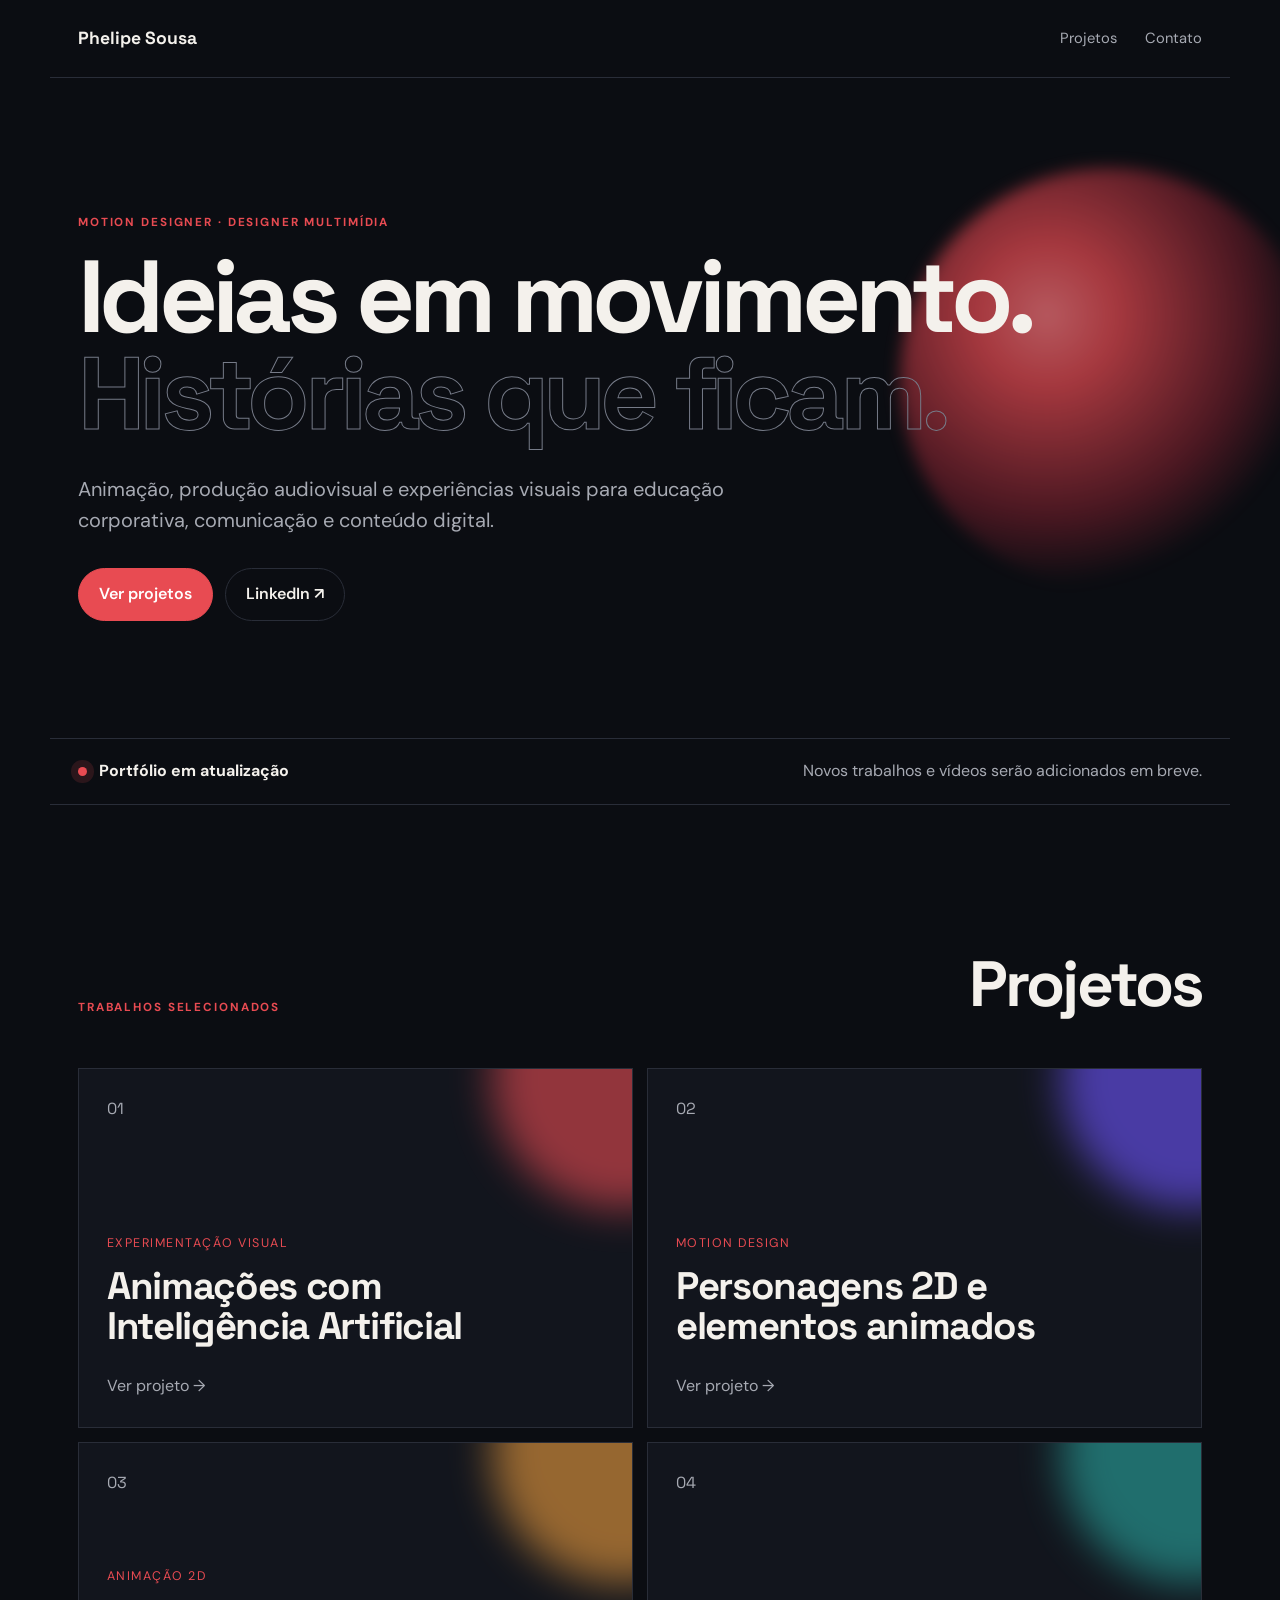
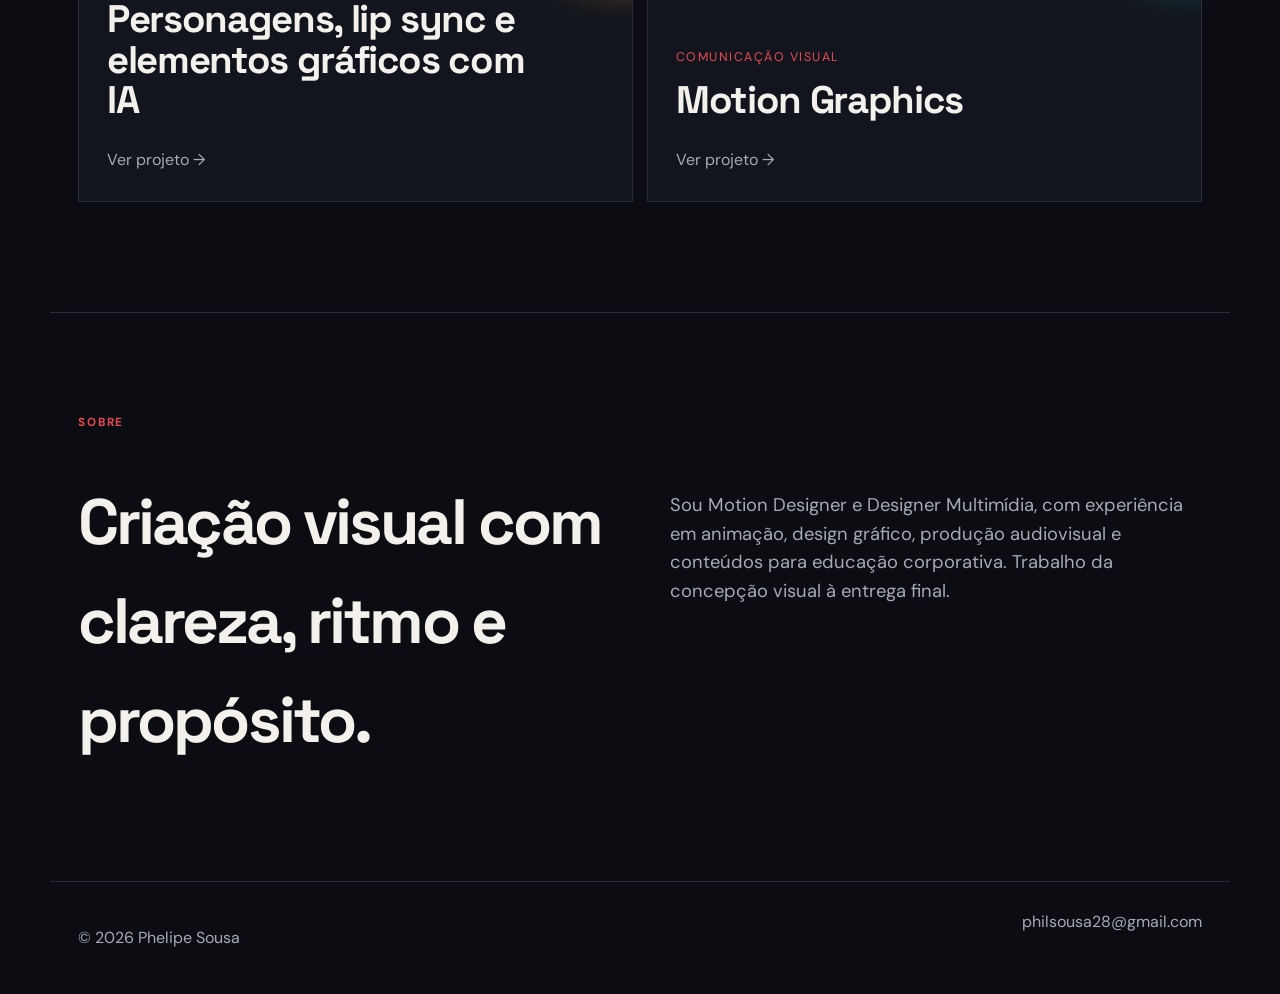
<file: index.html>
<!doctype html><html lang="pt-BR"><head><meta charset="utf-8"><meta name="viewport" content="width=device-width,initial-scale=1"><meta name="description" content="Portfólio de Phelipe Sousa — Motion Designer e Designer Multimídia."><title>Phelipe Sousa — Portfólio</title><link rel="stylesheet" href="assets/style.css"></head><body>
<header class="nav"><a class="brand" href="index.html">Phelipe Sousa</a><nav><a href="#projetos">Projetos</a><a href="mailto:philsousa28@gmail.com">Contato</a></nav></header>
<main><section class="hero"><p class="eyebrow">Motion Designer · Designer Multimídia</p><h1>Ideias em movimento.<br><span>Histórias que ficam.</span></h1><p class="intro">Animação, produção audiovisual e experiências visuais para educação corporativa, comunicação e conteúdo digital.</p><div class="actions"><a class="button primary" href="#projetos">Ver projetos</a><a class="button" href="https://www.linkedin.com/in/philsousa/" target="_blank" rel="noreferrer">LinkedIn ↗</a></div><div class="orb" aria-hidden="true"></div></section>
<section class="notice"><span class="pulse"></span><strong>Portfólio em atualização</strong><p>Novos trabalhos e vídeos serão adicionados em breve.</p></section>
<section id="projetos" class="projects"><div class="section-head"><p class="eyebrow">Trabalhos selecionados</p><h2>Projetos</h2></div><div class="grid">
<a class="card c1" href="projeto-01.html"><span class="number">01</span><div><p>Experimentação visual</p><h3>Animações com Inteligência Artificial</h3><span class="view">Ver projeto →</span></div></a>
<a class="card c2" href="projeto-02.html"><span class="number">02</span><div><p>Motion Design</p><h3>Personagens 2D e elementos animados</h3><span class="view">Ver projeto →</span></div></a>
<a class="card c3" href="projeto-03.html"><span class="number">03</span><div><p>Animação 2D</p><h3>Personagens, lip sync e elementos gráficos com IA</h3><span class="view">Ver projeto →</span></div></a>
<a class="card c4" href="projeto-04.html"><span class="number">04</span><div><p>Comunicação visual</p><h3>Motion Graphics</h3><span class="view">Ver projeto →</span></div></a>
</div></section>
<section class="about"><p class="eyebrow">Sobre</p><h2>Criação visual com clareza, ritmo e propósito.</h2><p>Sou Motion Designer e Designer Multimídia, com experiência em animação, design gráfico, produção audiovisual e conteúdos para educação corporativa. Trabalho da concepção visual à entrega final.</p></section></main>
<footer><p>© 2026 Phelipe Sousa</p><a href="mailto:philsousa28@gmail.com">philsousa28@gmail.com</a></footer><script src="assets/site.js"></script></body></html>
</file>
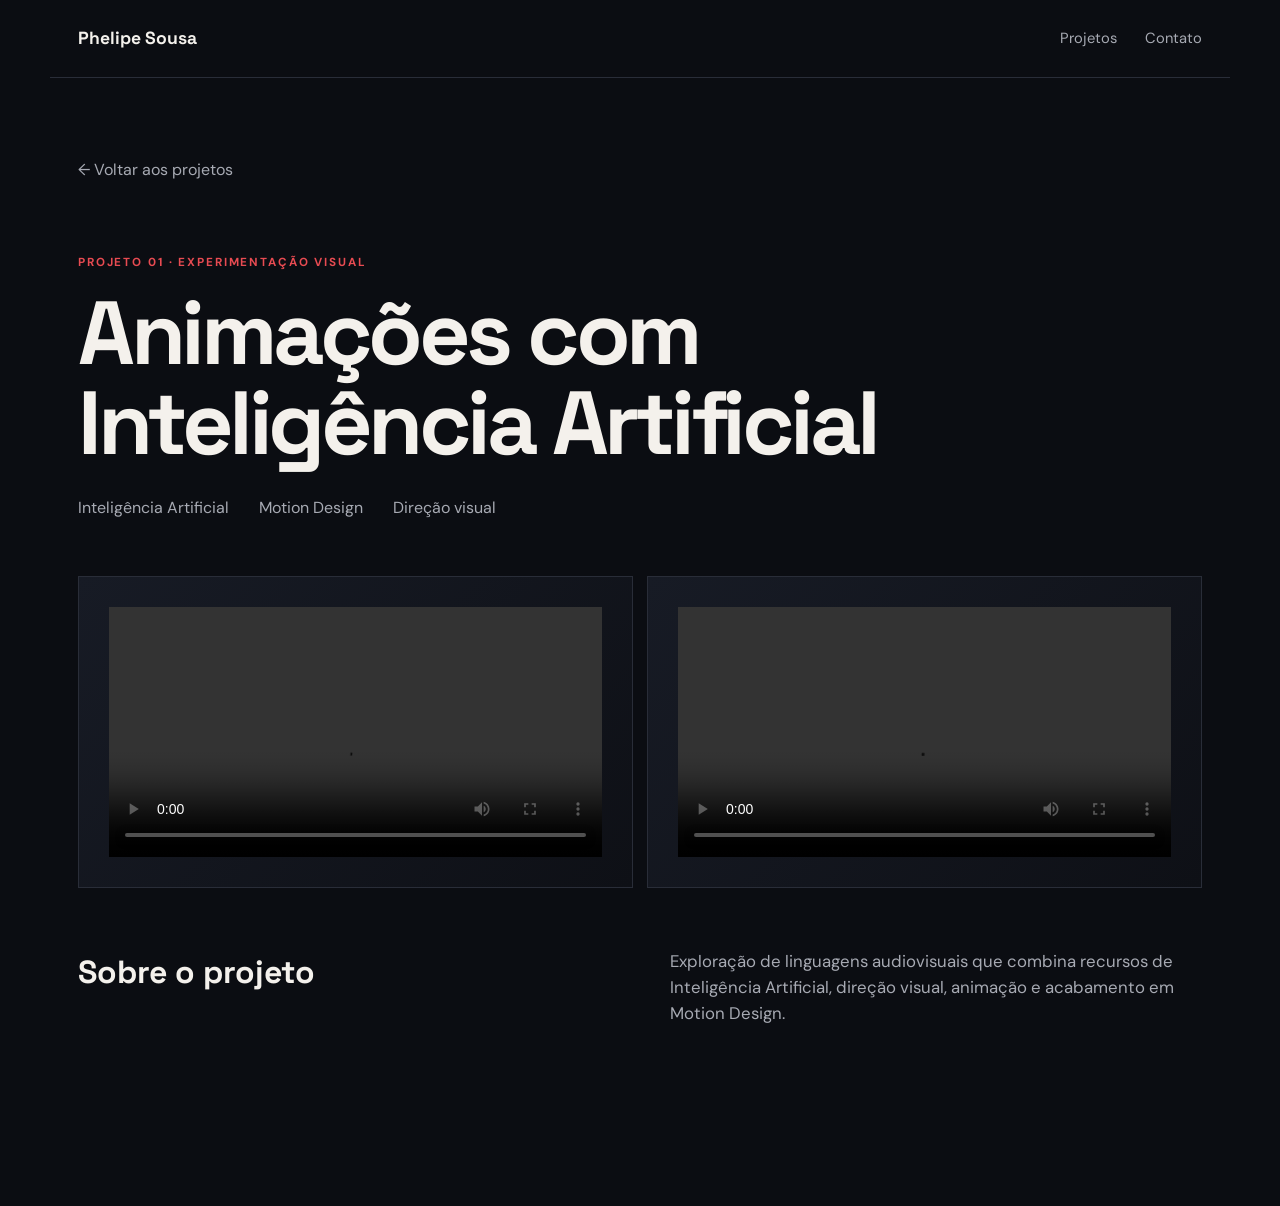
<file: projeto-01.html>
<!doctype html><html lang="pt-BR"><head><meta charset="utf-8"><meta name="viewport" content="width=device-width,initial-scale=1"><title>Animações com Inteligência Artificial — Phelipe Sousa</title><link rel="stylesheet" href="assets/style.css"><link rel="stylesheet" href="assets/video-gallery.css"></head><body><header class="nav"><a class="brand" href="index.html">Phelipe Sousa</a><nav><a href="index.html#projetos">Projetos</a><a href="mailto:philsousa28@gmail.com">Contato</a></nav></header><main class="project-main"><a class="back" href="index.html#projetos">← Voltar aos projetos</a><section class="project-hero"><p class="eyebrow">Projeto 01 · Experimentação visual</p><h1>Animações com Inteligência Artificial</h1><div class="project-meta"><span>Inteligência Artificial</span><span>Motion Design</span><span>Direção visual</span></div></section><section class="video-gallery"><div class="video-shell" data-video="assets/videos/projeto-01-01.mp4"><div><div class="placeholder-mark">▶</div><p>Vídeo 01</p></div></div><div class="video-shell" data-video="assets/videos/projeto-01-02.mp4"><div><div class="placeholder-mark">▶</div><p>Vídeo 02</p></div></div></section><section class="project-copy"><h2>Sobre o projeto</h2><p>Exploração de linguagens audiovisuais que combina recursos de Inteligência Artificial, direção visual, animação e acabamento em Motion Design.</p></section></main><script src="assets/site.js"></script></body></html>
</file>
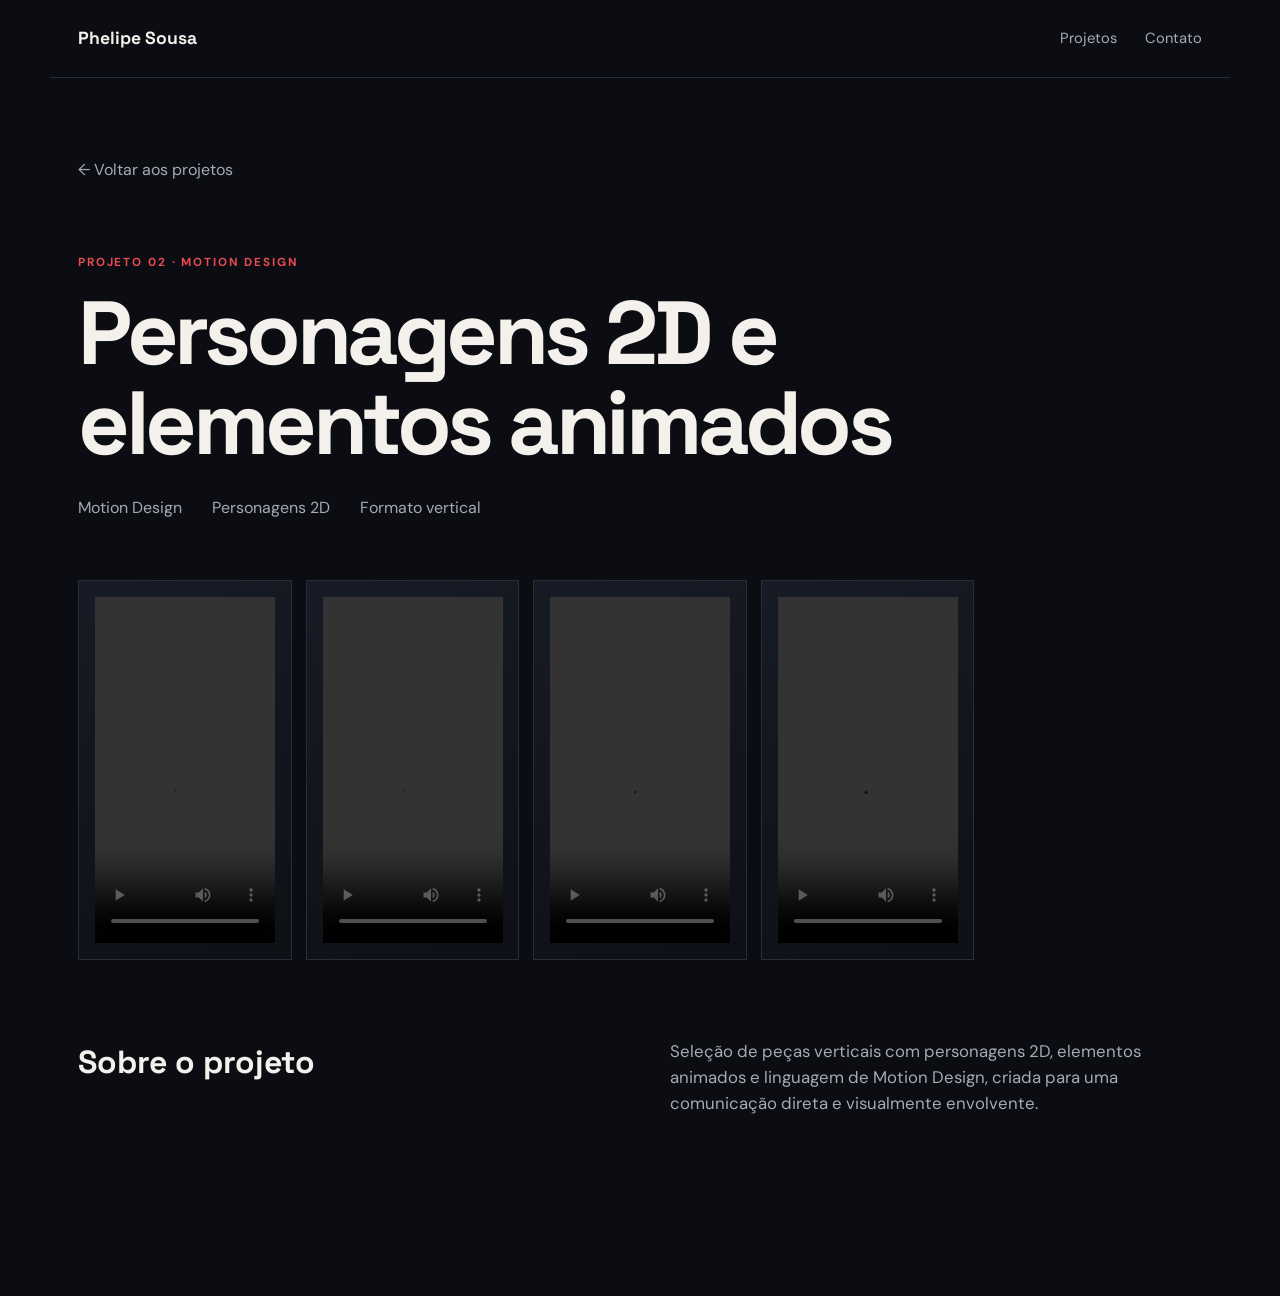
<file: projeto-02.html>
<!doctype html><html lang="pt-BR"><head><meta charset="utf-8"><meta name="viewport" content="width=device-width,initial-scale=1"><title>Personagens 2D e Elementos Animados — Phelipe Sousa</title><link rel="stylesheet" href="assets/style.css"><link rel="stylesheet" href="assets/gallery.css"></head><body><header class="nav"><a class="brand" href="index.html">Phelipe Sousa</a><nav><a href="index.html#projetos">Projetos</a><a href="mailto:philsousa28@gmail.com">Contato</a></nav></header><main class="project-main"><a class="back" href="index.html#projetos">← Voltar aos projetos</a><section class="project-hero"><p class="eyebrow">Projeto 02 · Motion Design</p><h1>Personagens 2D e elementos animados</h1><div class="project-meta"><span>Motion Design</span><span>Personagens 2D</span><span>Formato vertical</span></div></section><section class="vertical-gallery" aria-label="Galeria de vídeos verticais"><div class="vertical-video" data-video="assets/videos/projeto-02-01.mp4"><div><div class="placeholder-mark">▶</div><p>Vídeo 01</p></div></div><div class="vertical-video" data-video="assets/videos/projeto-02-02.mp4"><div><div class="placeholder-mark">▶</div><p>Vídeo 02</p></div></div><div class="vertical-video" data-video="assets/videos/projeto-02-03.mp4"><div><div class="placeholder-mark">▶</div><p>Vídeo 03</p></div></div><div class="vertical-video" data-video="assets/videos/projeto-02-04.mp4"><div><div class="placeholder-mark">▶</div><p>Vídeo 04</p></div></div></section><section class="project-copy"><h2>Sobre o projeto</h2><p>Seleção de peças verticais com personagens 2D, elementos animados e linguagem de Motion Design, criada para uma comunicação direta e visualmente envolvente.</p></section></main><script src="assets/site.js"></script></body></html>
</file>
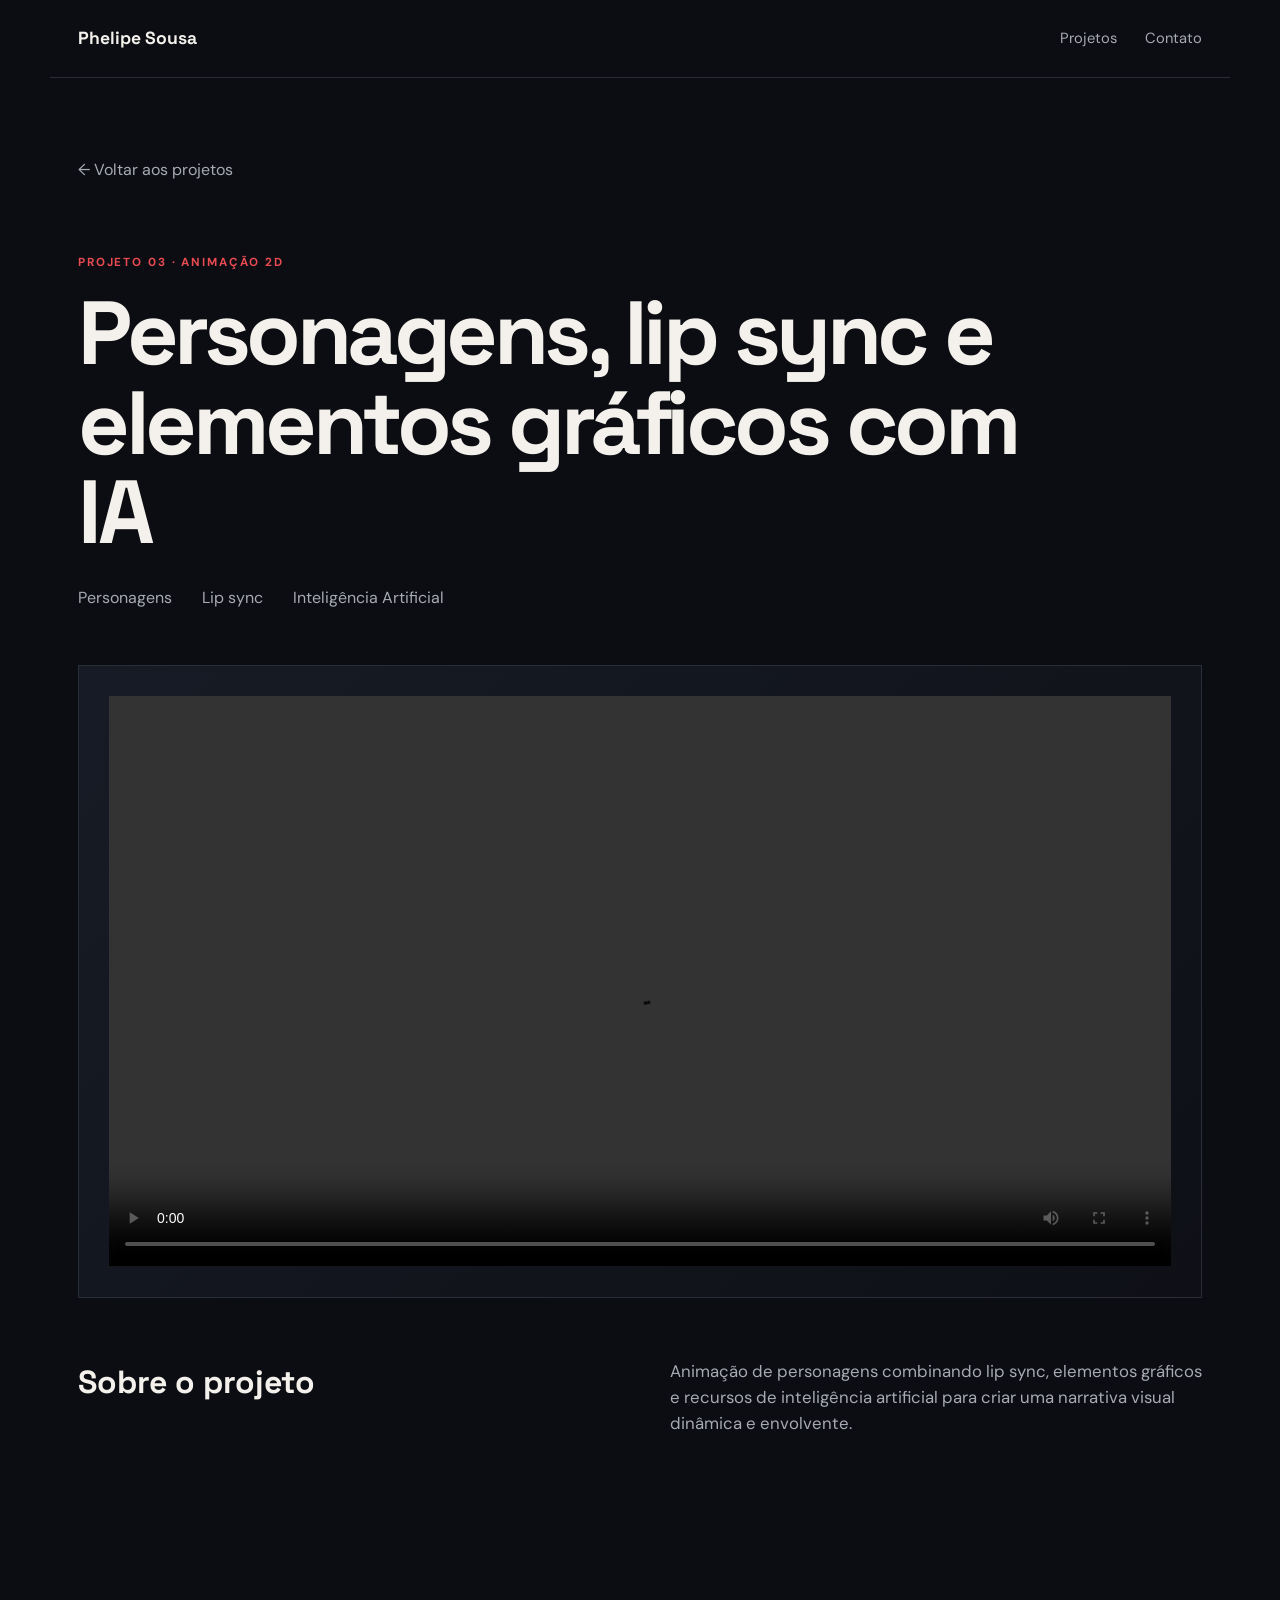
<file: projeto-03.html>
<!doctype html><html lang="pt-BR"><head><meta charset="utf-8"><meta name="viewport" content="width=device-width,initial-scale=1"><title>Animação de personagens, lip sync e elementos gráficos com IA — Phelipe Sousa</title><link rel="stylesheet" href="assets/style.css"></head><body><header class="nav"><a class="brand" href="index.html">Phelipe Sousa</a><nav><a href="index.html#projetos">Projetos</a><a href="mailto:philsousa28@gmail.com">Contato</a></nav></header><main class="project-main"><a class="back" href="index.html#projetos">← Voltar aos projetos</a><section class="project-hero"><p class="eyebrow">Projeto 03 · Animação 2D</p><h1>Personagens, lip sync e elementos gráficos com IA</h1><div class="project-meta"><span>Personagens</span><span>Lip sync</span><span>Inteligência Artificial</span></div></section><section class="video-shell" data-video="assets/videos/projeto-03.mp4"><div><div class="placeholder-mark">▶</div><h2>Projeto em atualização</h2><p>O vídeo deste trabalho será publicado em breve.</p></div></section><section class="project-copy"><h2>Sobre o projeto</h2><p>Animação de personagens combinando lip sync, elementos gráficos e recursos de inteligência artificial para criar uma narrativa visual dinâmica e envolvente.</p></section></main><script src="assets/site.js"></script></body></html>
</file>
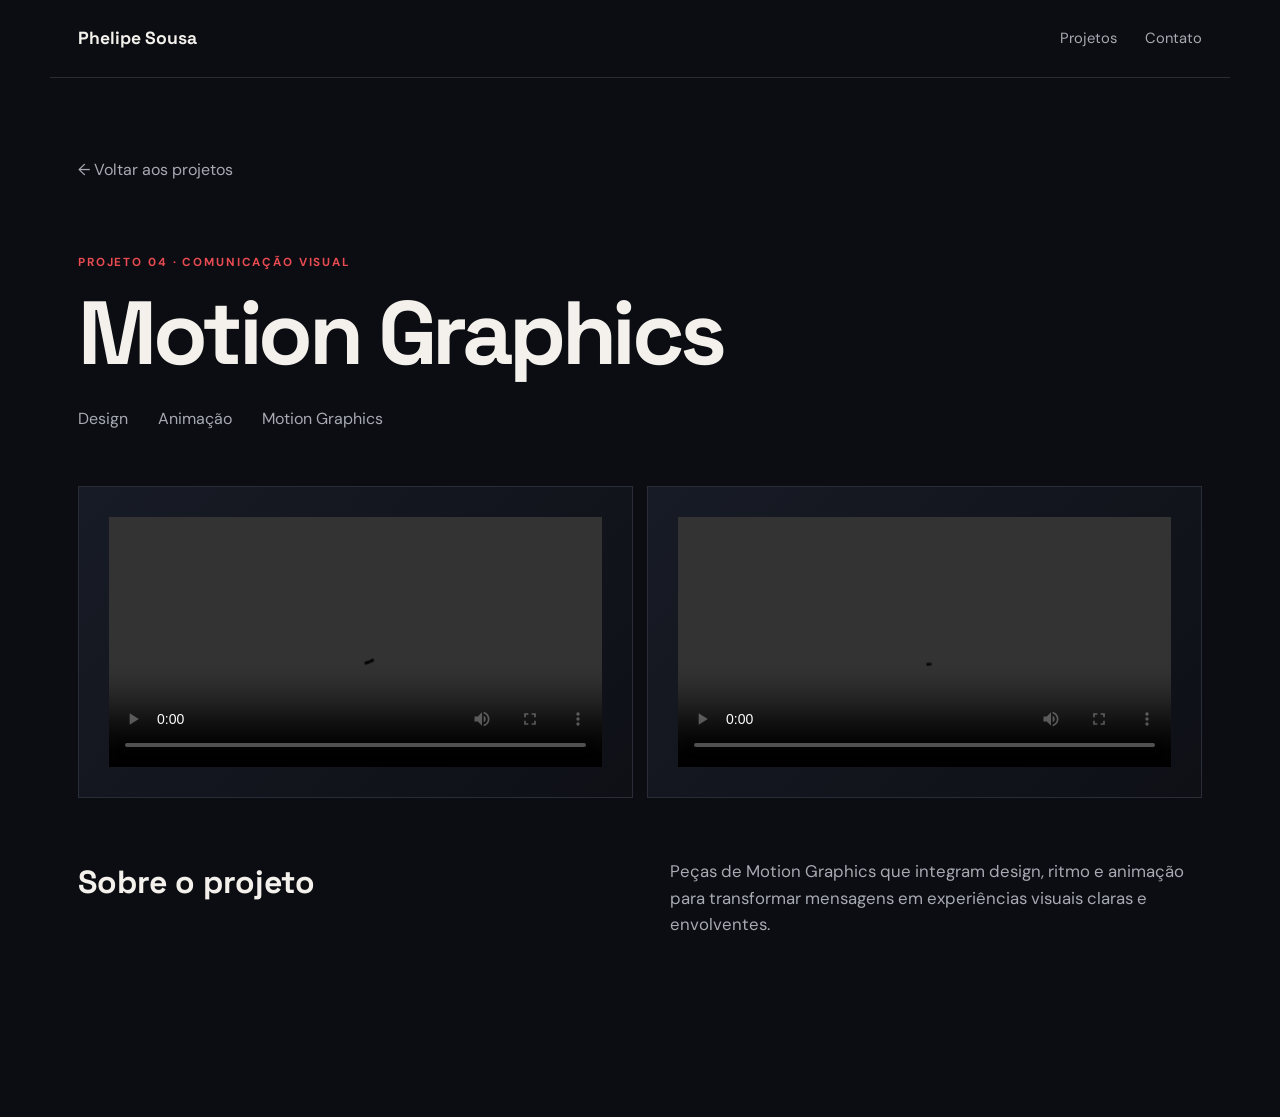
<file: projeto-04.html>
<!doctype html><html lang="pt-BR"><head><meta charset="utf-8"><meta name="viewport" content="width=device-width,initial-scale=1"><title>Motion Graphics — Phelipe Sousa</title><link rel="stylesheet" href="assets/style.css"><link rel="stylesheet" href="assets/video-gallery.css"></head><body><header class="nav"><a class="brand" href="index.html">Phelipe Sousa</a><nav><a href="index.html#projetos">Projetos</a><a href="mailto:philsousa28@gmail.com">Contato</a></nav></header><main class="project-main"><a class="back" href="index.html#projetos">← Voltar aos projetos</a><section class="project-hero"><p class="eyebrow">Projeto 04 · Comunicação visual</p><h1>Motion Graphics</h1><div class="project-meta"><span>Design</span><span>Animação</span><span>Motion Graphics</span></div></section><section class="video-gallery"><div class="video-shell" data-video="assets/videos/projeto-04-01.mp4"><div><div class="placeholder-mark">▶</div><p>Vídeo 01</p></div></div><div class="video-shell" data-video="assets/videos/projeto-04-02.mp4"><div><div class="placeholder-mark">▶</div><p>Vídeo 02</p></div></div></section><section class="project-copy"><h2>Sobre o projeto</h2><p>Peças de Motion Graphics que integram design, ritmo e animação para transformar mensagens em experiências visuais claras e envolventes.</p></section></main><script src="assets/site.js"></script></body></html>
</file>
<file: assets/style.css>
@import url('https://fonts.googleapis.com/css2?family=DM+Sans:wght@400;500;600;700&family=Space+Grotesk:wght@500;600;700&display=swap');
:root{--bg:#0b0d12;--panel:#12151d;--ink:#f4f1ec;--muted:#a7aab3;--accent:#e84b52;--line:#292d38;--max:1180px}*{box-sizing:border-box}html{scroll-behavior:smooth}body{margin:0;background:var(--bg);color:var(--ink);font-family:'DM Sans',Arial,sans-serif;line-height:1.55}a{color:inherit;text-decoration:none}.nav{height:78px;max-width:var(--max);margin:auto;padding:0 28px;display:flex;align-items:center;justify-content:space-between;border-bottom:1px solid var(--line)}.brand{font-family:'Space Grotesk',sans-serif;font-weight:700;font-size:1.1rem}.nav nav{display:flex;gap:28px;color:var(--muted);font-size:.92rem}.nav a:hover{color:var(--ink)}main{overflow:hidden}.hero{position:relative;max-width:var(--max);margin:auto;padding:110px 28px 92px;min-height:660px;display:flex;flex-direction:column;justify-content:center}.eyebrow{text-transform:uppercase;letter-spacing:.16em;font-size:.73rem;font-weight:700;color:var(--accent);margin:0 0 18px}.hero h1{font-family:'Space Grotesk',sans-serif;font-size:clamp(3.2rem,8vw,7rem);line-height:.94;letter-spacing:-.055em;margin:0;max-width:980px;position:relative;z-index:1}.hero h1 span{color:transparent;-webkit-text-stroke:1px #767b88}.intro{font-size:clamp(1rem,2vw,1.25rem);color:var(--muted);max-width:650px;margin:32px 0}.actions{display:flex;gap:12px;flex-wrap:wrap}.button{padding:13px 20px;border:1px solid var(--line);border-radius:999px;font-weight:600}.button.primary{background:var(--accent);border-color:var(--accent);color:#fff}.button:hover{transform:translateY(-2px)}.orb{position:absolute;width:420px;height:420px;right:-90px;top:90px;background:radial-gradient(circle at 35% 35%,#ff7a80 0,#e84b52 18%,#641c28 52%,transparent 70%);filter:blur(8px);opacity:.7;border-radius:50%;animation:float 8s ease-in-out infinite}.notice{max-width:var(--max);margin:0 auto 100px;padding:20px 28px;border-top:1px solid var(--line);border-bottom:1px solid var(--line);display:flex;align-items:center;gap:12px}.notice p{margin:0 0 0 auto;color:var(--muted)}.pulse{width:9px;height:9px;border-radius:50%;background:var(--accent);box-shadow:0 0 0 7px #e84b5225}.projects,.about{max-width:var(--max);margin:auto;padding:30px 28px 110px}.section-head{display:flex;align-items:end;justify-content:space-between;margin-bottom:34px}.section-head h2,.about h2{font-family:'Space Grotesk';font-size:clamp(2.4rem,5vw,4.5rem);letter-spacing:-.045em;margin:0}.grid{display:grid;grid-template-columns:1fr 1fr;gap:14px}.card{min-height:360px;padding:28px;border:1px solid var(--line);background:var(--panel);display:flex;flex-direction:column;justify-content:space-between;position:relative;overflow:hidden;transition:.35s ease}.card:after{content:"";position:absolute;width:260px;height:260px;border-radius:50%;right:-120px;top:-120px;background:var(--glow);filter:blur(20px);opacity:.6;transition:.35s}.card:hover{transform:translateY(-5px);border-color:#4c5262}.card:hover:after{transform:scale(1.18)}.c1{--glow:#e84b52}.c2{--glow:#6e55ff}.c3{--glow:#ef9e3e}.c4{--glow:#2aa9a2}.number{color:var(--muted);font-family:'Space Grotesk'}.card p{color:var(--accent);font-size:.78rem;text-transform:uppercase;letter-spacing:.12em}.card h3{font-family:'Space Grotesk';font-size:clamp(1.7rem,3vw,2.7rem);line-height:1.05;letter-spacing:-.035em;margin:8px 0 28px;max-width:430px}.view{color:var(--muted)}.about{display:grid;grid-template-columns:1fr 1fr;gap:60px;border-top:1px solid var(--line);padding-top:100px}.about .eyebrow{grid-column:1/-1;margin-bottom:-30px}.about p:last-child{font-size:1.15rem;color:var(--muted);max-width:520px}footer{max-width:var(--max);margin:auto;padding:28px;display:flex;justify-content:space-between;border-top:1px solid var(--line);color:var(--muted)}.project-main{max-width:var(--max);margin:auto;padding:80px 28px 120px}.back{color:var(--muted)}.project-hero{padding:70px 0 55px}.project-hero h1{font-family:'Space Grotesk';font-size:clamp(2.8rem,7vw,6rem);line-height:1;letter-spacing:-.05em;margin:0;max-width:950px}.project-meta{display:flex;gap:30px;color:var(--muted);margin-top:28px}.video-shell{aspect-ratio:16/9;background:linear-gradient(135deg,#171b25,#0e1016);border:1px solid var(--line);display:grid;place-items:center;text-align:center;padding:30px}.video-shell video{width:100%;height:100%;object-fit:contain}.placeholder-mark{width:62px;height:62px;border:1px solid #565d6d;border-radius:50%;display:grid;place-items:center;margin:0 auto 18px;color:var(--accent);font-size:1.3rem}.video-shell h2{font-family:'Space Grotesk';margin:0 0 8px}.video-shell p{color:var(--muted);margin:0}.project-copy{display:grid;grid-template-columns:1fr 1fr;gap:60px;padding:60px 0}.project-copy h2{font-family:'Space Grotesk';font-size:2rem;margin:0}.project-copy p{color:var(--muted);font-size:1.05rem;margin:0}@keyframes float{50%{transform:translate(-25px,20px) scale(1.05)}}@media(max-width:720px){.nav{height:68px}.nav nav{gap:14px}.hero{padding-top:75px;min-height:570px}.orb{width:300px;height:300px;opacity:.42}.notice{display:grid;grid-template-columns:auto 1fr}.notice p{grid-column:2;margin:0}.grid,.about,.project-copy{grid-template-columns:1fr}.card{min-height:280px}.about{gap:24px}.about .eyebrow{margin:0}.project-meta{flex-direction:column;gap:4px}footer{flex-direction:column;gap:8px}}@media(prefers-reduced-motion:reduce){*{scroll-behavior:auto!important;animation:none!important;transition:none!important}}
</file>
<file: assets/video-gallery.css>
.video-gallery{display:grid;grid-template-columns:repeat(2,minmax(0,1fr));gap:14px}
@media(max-width:720px){.video-gallery{grid-template-columns:1fr}}
</file>
<file: assets/gallery.css>
.vertical-gallery{display:grid;grid-template-columns:repeat(5,minmax(150px,1fr));gap:14px;overflow-x:auto;padding:4px 0 18px;scroll-snap-type:x proximity}.vertical-video{aspect-ratio:9/16;min-width:150px;background:linear-gradient(160deg,#171b25,#0e1016);border:1px solid var(--line);display:grid;place-items:center;text-align:center;padding:16px;scroll-snap-align:start}.vertical-video video{width:100%;height:100%;object-fit:contain}.vertical-video p{color:var(--muted);margin:0}.vertical-video .placeholder-mark{width:50px;height:50px;margin-bottom:12px}@media(max-width:900px){.vertical-gallery{grid-template-columns:repeat(5,minmax(190px,42vw))}}
</file>
